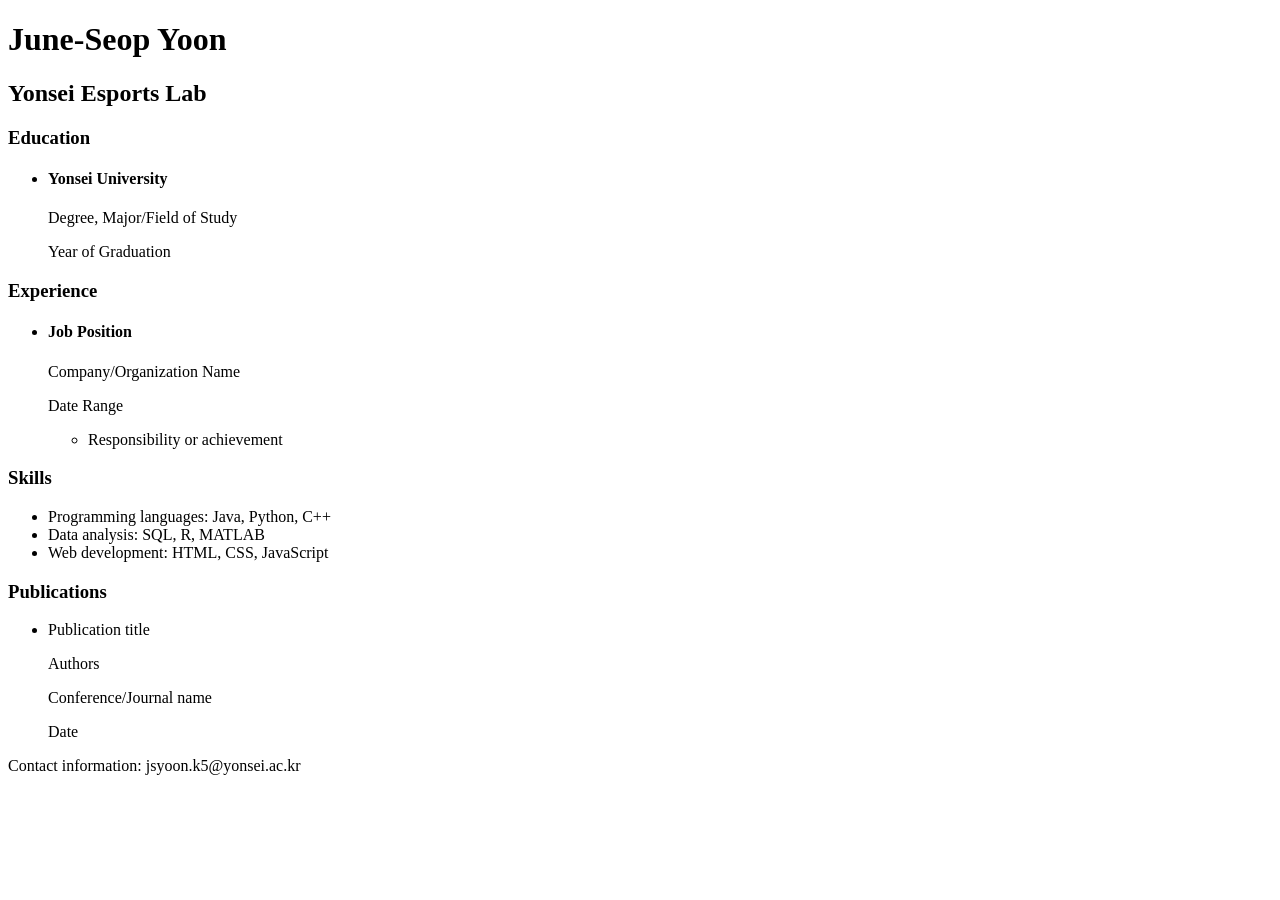
<file: index.html>
<!DOCTYPE html>
<html lang="en">
<head>
    <meta charset="UTF-8">
    <meta name="viewport" content="width=device-width, initial-scale=1.0">
    <title>Your Name - CV/Resume</title>
    <style>
        /* Add your custom CSS styles here */
    </style>
</head>
<body>
    <header>
        <h1>June-Seop Yoon</h1>
        <h2>Yonsei Esports Lab</h2>
        <!-- Add any other personal information you'd like to include -->
    </header>

    <main>
        <section>
            <h3>Education</h3>
            <ul>
                <li>
                    <h4>Yonsei University</h4>
                    <p>Degree, Major/Field of Study</p>
                    <p>Year of Graduation</p>
                </li>
                <!-- Add more education details if necessary -->
            </ul>
        </section>

        <section>
            <h3>Experience</h3>
            <ul>
                <li>
                    <h4>Job Position</h4>
                    <p>Company/Organization Name</p>
                    <p>Date Range</p>
                    <ul>
                        <li>Responsibility or achievement</li>
                        <!-- Add more responsibilities or achievements if necessary -->
                    </ul>
                </li>
                <!-- Add more experience details if necessary -->
            </ul>
        </section>

        <section>
            <h3>Skills</h3>
            <ul>
                <li>Programming languages: Java, Python, C++</li>
                <li>Data analysis: SQL, R, MATLAB</li>
                <li>Web development: HTML, CSS, JavaScript</li>
                <!-- Add more skills if necessary -->
            </ul>
        </section>

        <section>
            <h3>Publications</h3>
            <ul>
                <li>
                    <p>Publication title</p>
                    <p>Authors</p>
                    <p>Conference/Journal name</p>
                    <p>Date</p>
                </li>
                <!-- Add more publication details if necessary -->
            </ul>
        </section>

        <!-- Add more sections as needed, such as projects, awards, certifications, etc. -->
    </main>

    <footer>
        <p>Contact information: jsyoon.k5@yonsei.ac.kr</p>
    </footer>
</body>
</html>
</file>
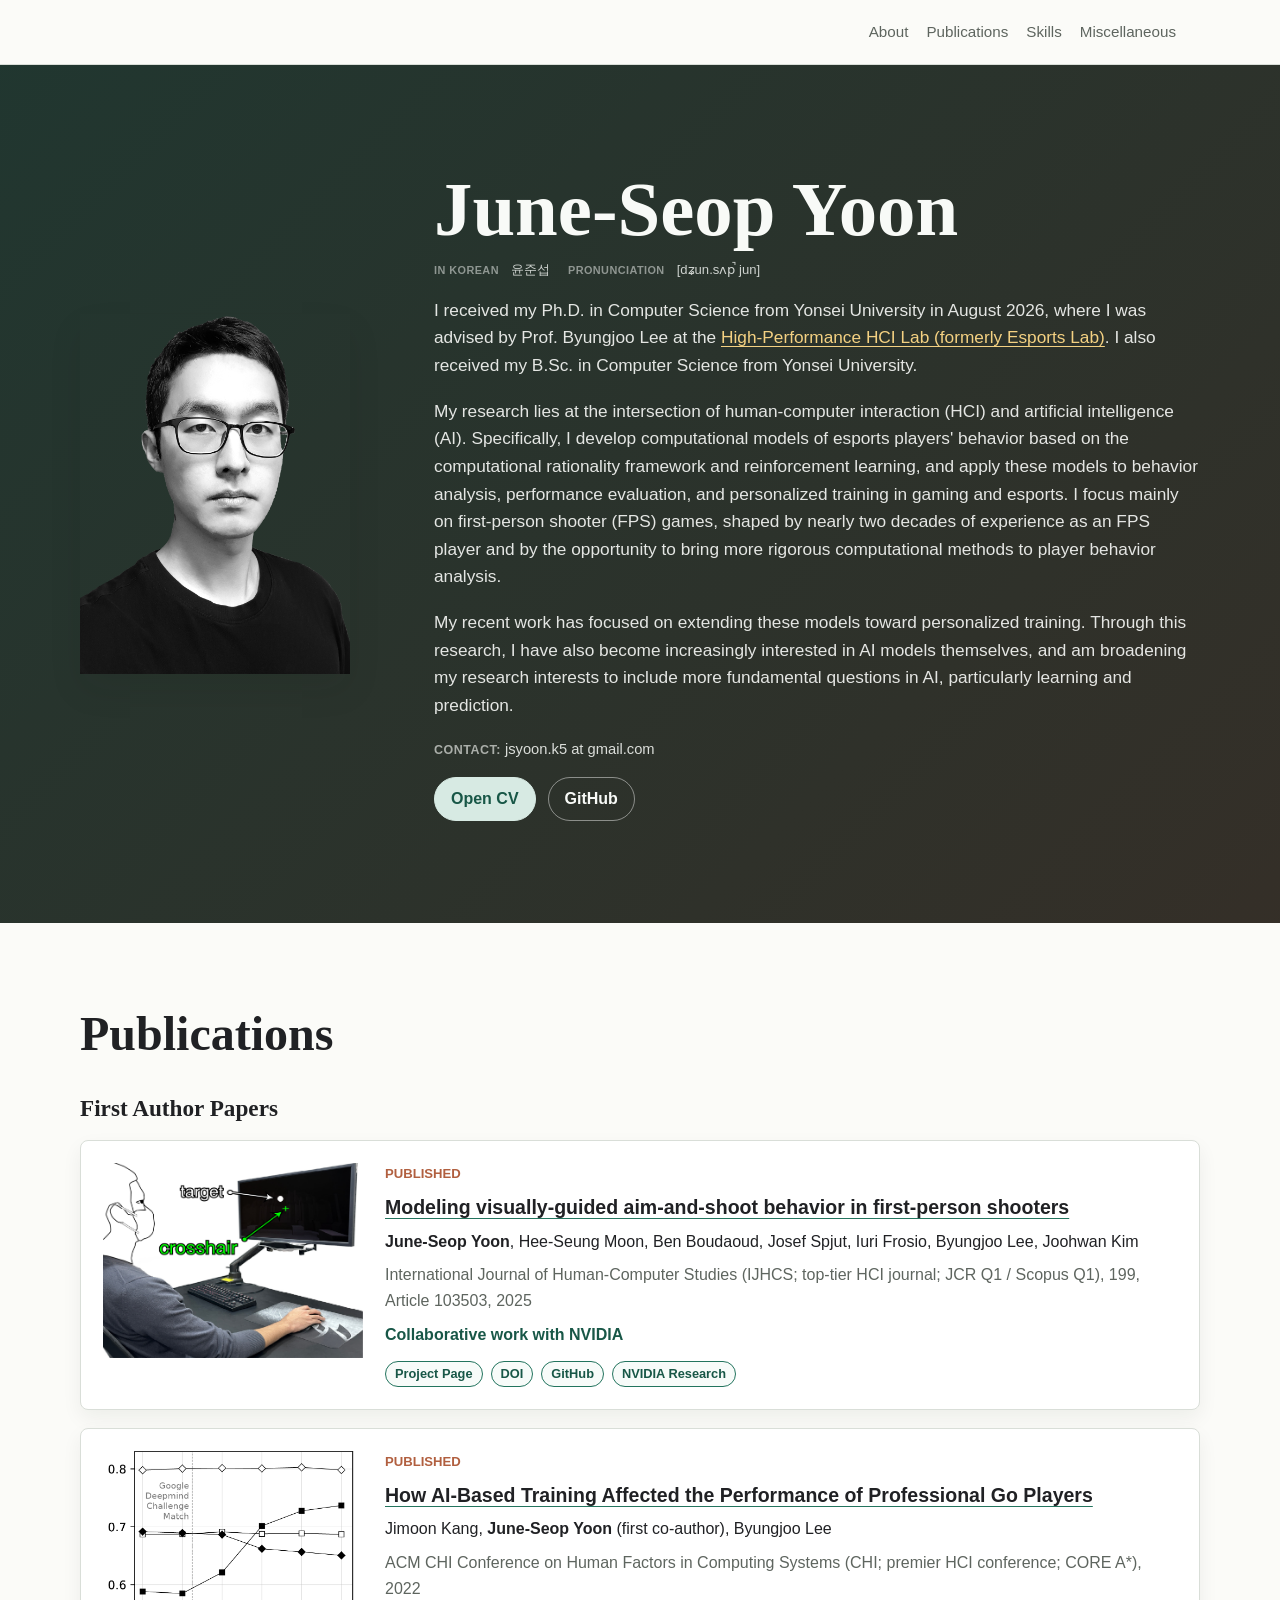
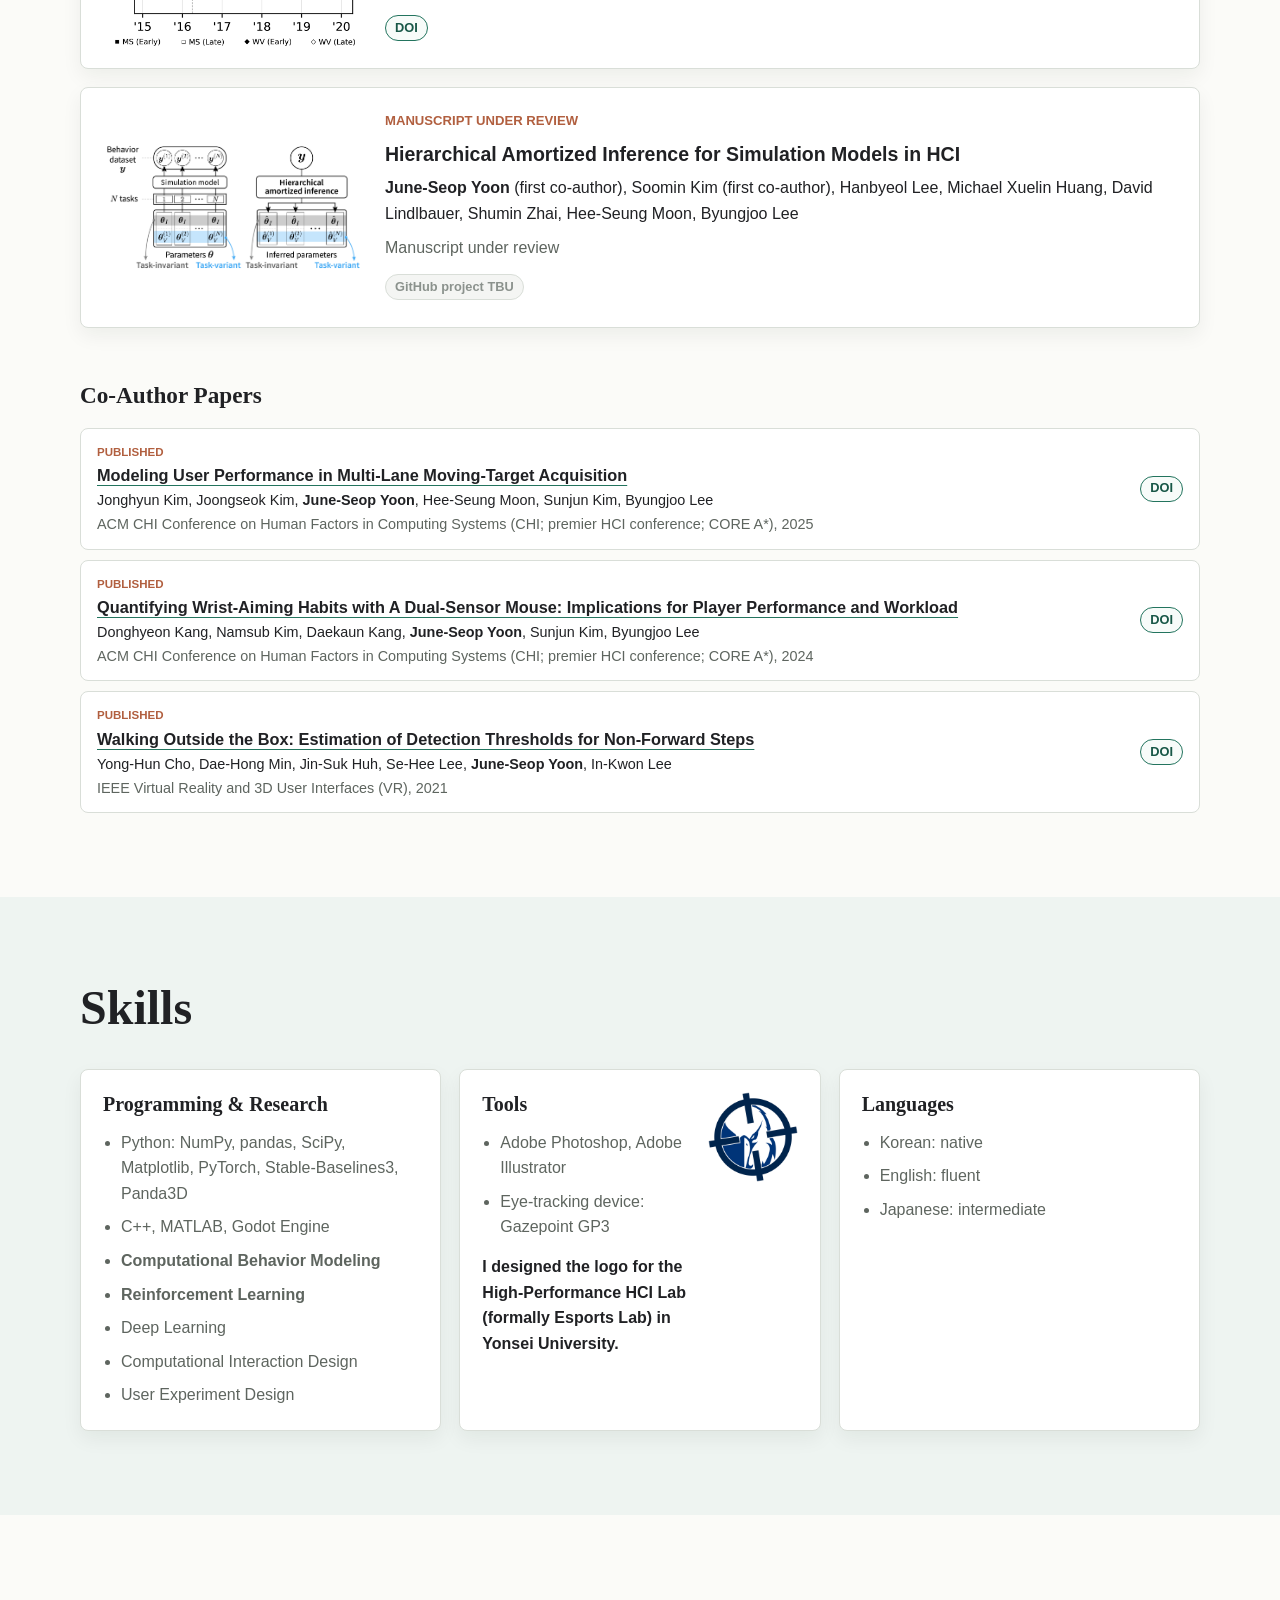
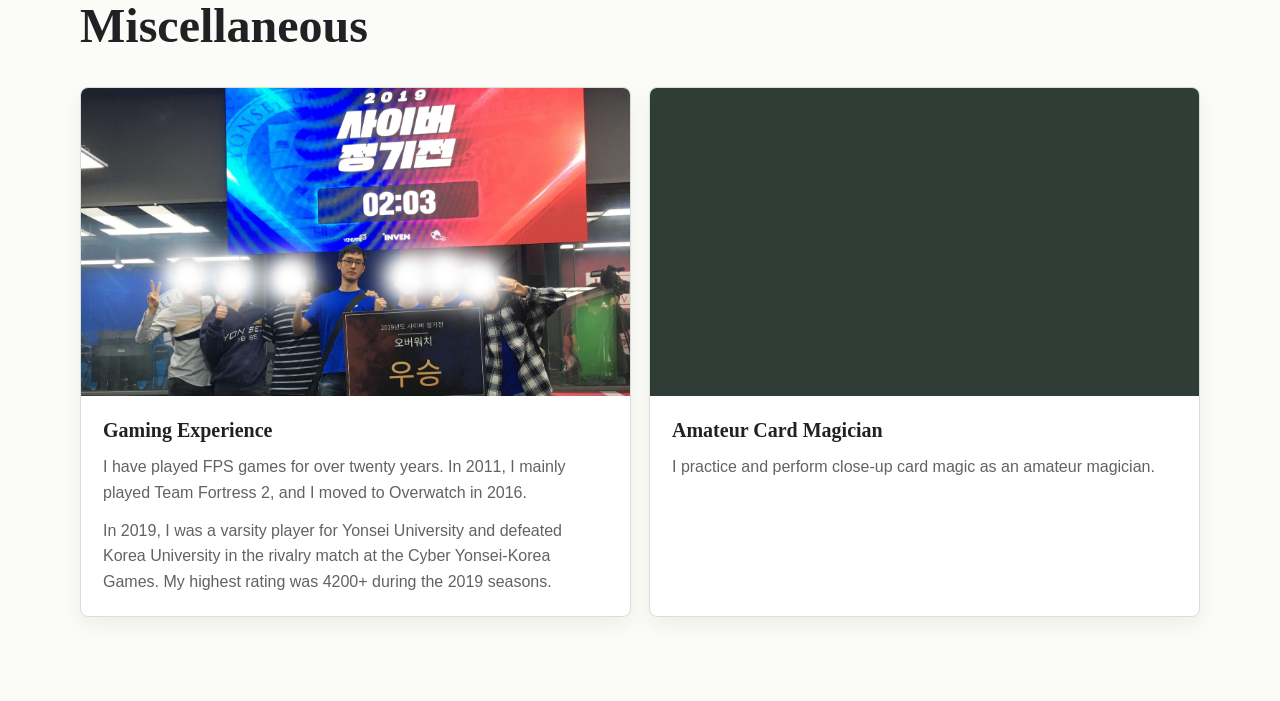
<file: docs/index.html>
<!DOCTYPE html>
<html lang="en">
<head>
    <meta charset="UTF-8">
    <meta name="viewport" content="width=device-width, initial-scale=1.0">
    <title>June-Seop Yoon</title>
    <meta name="description" content="Personal homepage of June-Seop Yoon, Ph.D., whose research focuses on computational models of player behavior in gaming and esports.">
    <link rel="stylesheet" href="config/design.css?v=20260901e">
    <link rel="stylesheet" href="styles.css?v=20260901e">
</head>
<body>
    <a class="skip-link" href="#main">Skip to main content</a>

    <header class="site-header" data-render="nav"></header>

    <main id="main">
        <section id="about" class="hero-section" data-render="about"></section>
        <section id="publications" class="page-section" data-render="publications"></section>
        <section id="skills" class="page-section section-muted" data-render="skills"></section>
        <section id="miscellaneous" class="page-section" data-render="miscellaneous"></section>
    </main>

    <script src="data/site-content.js?v=20261031a"></script>
    <script src="scripts/render-homepage.js?v=20260901e"></script>
</body>
</html>
</file>
<file: docs/config/design.css>
:root {
    /* Edit this file for visual-only changes: colors, fonts, spacing, widths, and radii. */
    --font-heading: Georgia, "Times New Roman", serif;
    --font-body: Arial, Helvetica, sans-serif;

    --color-page: #fbfbf8;
    --color-surface: #ffffff;
    --color-surface-muted: #eef4f1;
    --color-hero: #202724;
    --color-hero-soft: #2f3d37;
    --color-text: #202124;
    --color-text-muted: #5e655f;
    --color-text-on-dark: #f8faf7;
    --color-border: #d9ded8;
    --color-accent: #23745e;
    --color-accent-strong: #185747;
    --color-accent-soft: #d7eae3;
    --color-warm: #b15f3f;
    --color-disabled: #8b928d;

    --shadow-card: 0 16px 32px rgba(22, 28, 24, 0.08);
    --shadow-subtle: 0 8px 20px rgba(22, 28, 24, 0.06);

    --page-max-width: 1120px;
    --content-max-width: 840px;
    --hero-portrait-width: 270px;
    --publication-thumbnail-width: 260px;
    --section-padding-y: 84px;
    --section-padding-x: 24px;
    --card-radius: 8px;
    --button-radius: 999px;
    --border-width: 1px;
    --nav-height: 64px;
}

@media (max-width: 760px) {
    :root {
        --section-padding-y: 56px;
        --section-padding-x: 18px;
        --hero-portrait-width: 220px;
        --publication-thumbnail-width: 100%;
    }
}
</file>
<file: docs/styles.css>
* {
    box-sizing: border-box;
}

html {
    scroll-behavior: smooth;
}

body {
    margin: 0;
    background: var(--color-page);
    color: var(--color-text);
    font-family: var(--font-body);
    line-height: 1.6;
}

img,
iframe,
video {
    display: block;
    max-width: 100%;
}

a {
    color: inherit;
}

.skip-link {
    position: absolute;
    left: 16px;
    top: -48px;
    z-index: 20;
    background: var(--color-accent);
    color: white;
    padding: 8px 12px;
    border-radius: var(--card-radius);
    text-decoration: none;
}

.skip-link:focus {
    top: 16px;
}

.site-header {
    position: sticky;
    top: 0;
    z-index: 10;
    min-height: var(--nav-height);
    background: rgba(251, 251, 248, 0.92);
    border-bottom: var(--border-width) solid var(--color-border);
    backdrop-filter: blur(10px);
}

.site-nav {
    width: min(100%, var(--page-max-width));
    min-height: var(--nav-height);
    margin: 0 auto;
    padding: 0 var(--section-padding-x);
    display: flex;
    align-items: center;
    justify-content: flex-end;
    gap: 24px;
}

.project-nav {
    justify-content: space-between;
}

.nav-home-link {
    color: var(--color-text);
    font-family: var(--font-heading);
    font-size: 1.12rem;
    font-weight: 700;
    text-decoration: none;
}

.nav-home-link:hover,
.nav-home-link:focus-visible {
    color: var(--color-accent-strong);
}

.nav-links {
    display: flex;
    align-items: center;
    justify-content: flex-end;
    flex-wrap: wrap;
    gap: 8px 18px;
    margin: 0;
    padding: 0;
    list-style: none;
    color: var(--color-text-muted);
    font-size: 0.95rem;
}

.nav-links a {
    text-decoration: none;
}

.nav-links a:hover,
.nav-links a:focus-visible {
    color: var(--color-accent-strong);
}

.hero-section {
    background:
        linear-gradient(135deg, rgba(35, 116, 94, 0.2), rgba(177, 95, 63, 0.14)),
        var(--color-hero);
    color: var(--color-text-on-dark);
    padding: calc(var(--section-padding-y) + 18px) var(--section-padding-x);
}

.page-section {
    padding: var(--section-padding-y) var(--section-padding-x);
}

.section-muted {
    background: var(--color-surface-muted);
}

.section-inner {
    width: min(100%, var(--page-max-width));
    margin: 0 auto;
}

.hero-grid {
    display: grid;
    grid-template-columns: minmax(180px, var(--hero-portrait-width)) minmax(0, 1fr);
    align-items: center;
    gap: clamp(32px, 7vw, 84px);
}

.portrait-frame {
    width: var(--hero-portrait-width);
    max-width: 100%;
    justify-self: center;
    box-shadow: var(--shadow-card);
}

.portrait-frame img {
    width: 100%;
    aspect-ratio: 3 / 4;
    object-fit: cover;
}

.hero-copy {
    max-width: var(--content-max-width);
}

.eyebrow,
.status-label {
    margin: 0 0 10px;
    color: var(--color-accent-soft);
    font-size: 0.82rem;
    font-weight: 700;
    letter-spacing: 0;
    text-transform: uppercase;
}

.hero-copy h1,
.section-heading h1 {
    margin: 0;
    font-family: var(--font-heading);
    font-weight: 700;
    line-height: 1.12;
}

.hero-copy h1 {
    font-size: clamp(2.5rem, 7vw, 4.8rem);
}

.name-heading {
    display: block;
}

.name-details {
    display: flex;
    flex-wrap: nowrap;
    align-items: baseline;
    gap: 18px;
    margin: 8px 0 0;
    font-size: 0.82rem;
    line-height: 1.35;
    white-space: nowrap;
}

.name-detail {
    display: flex;
    align-items: baseline;
    gap: 12px;
}

.name-detail-label {
    color: rgba(248, 250, 247, 0.5);
    font-size: 0.68rem;
    font-weight: 700;
    letter-spacing: 0.04em;
    text-transform: uppercase;
}

.name-detail-value {
    margin: 0;
    color: rgba(248, 250, 247, 0.8);
}

.hero-copy p {
    margin: 18px 0 0;
    color: rgba(248, 250, 247, 0.9);
    font-size: 1.08rem;
}

.hero-copy a:not(.button-link) {
    color: #f4d182;
    text-decoration-thickness: 1px;
    text-underline-offset: 3px;
}

.hero-actions {
    display: flex;
    flex-wrap: wrap;
    gap: 12px;
    margin-top: 28px;
}

.hero-copy .profile-contact,
.hero-copy .cv-updated {
    margin-top: 10px;
    color: rgba(248, 250, 247, 0.72);
    font-size: 0.92rem;
}

.hero-copy .profile-contact {
    margin-top: 18px;
    color: rgba(248, 250, 247, 0.86);
}

.profile-contact-label {
    color: rgba(248, 250, 247, 0.62);
    font-size: 0.78rem;
    font-weight: 700;
    letter-spacing: 0.04em;
}

.profile-contact + .hero-actions {
    margin-top: 16px;
}

.button-link,
.text-link {
    display: inline-flex;
    align-items: center;
    justify-content: center;
    min-height: 36px;
    text-decoration: none;
    font-weight: 700;
}

.button-link {
    padding: 8px 16px;
    border-radius: var(--button-radius);
    border: 1px solid rgba(255, 255, 255, 0.45);
    color: var(--color-text-on-dark);
}

.button-link.is-primary {
    background: var(--color-accent-soft);
    border-color: var(--color-accent-soft);
    color: var(--color-accent-strong);
}

.button-link:hover,
.button-link:focus-visible {
    transform: translateY(-1px);
}

.section-heading {
    max-width: var(--content-max-width);
    margin-bottom: 34px;
}

.section-heading h1 {
    color: var(--color-text);
    font-size: clamp(2rem, 4vw, 3rem);
}

.section-heading p {
    margin: 12px 0 0;
    color: var(--color-text-muted);
    font-size: 1rem;
}

.publication-group + .publication-group {
    margin-top: 54px;
}

.publication-group h2,
.skill-card h2,
.misc-body h2 {
    margin: 0;
    font-family: var(--font-heading);
    line-height: 1.2;
}

.publication-group h2 {
    margin-bottom: 18px;
    font-size: 1.45rem;
}

.publication-list {
    display: grid;
    gap: 18px;
}

.co-author-papers .publication-list {
    gap: 10px;
}

.publication-card {
    display: grid;
    grid-template-columns: 1fr;
    gap: 22px;
    padding: 22px;
    background: var(--color-surface);
    border: var(--border-width) solid var(--color-border);
    border-radius: var(--card-radius);
    box-shadow: var(--shadow-subtle);
}

.publication-card.has-thumbnail {
    grid-template-columns: minmax(180px, var(--publication-thumbnail-width)) minmax(0, 1fr);
}

.publication-card.is-compact {
    padding: 14px 16px;
    gap: 10px;
    box-shadow: none;
}

.publication-media {
    margin: 0;
    align-self: start;
    background: #f2f4f1;
}

.publication-media img {
    width: 100%;
    aspect-ratio: 4 / 3;
    object-fit: cover;
}

.publication-body h3 {
    margin: 0;
    font-size: 1.22rem;
    line-height: 1.35;
}

.publication-card.is-compact .publication-body {
    display: grid;
    grid-template-columns: minmax(0, 1fr) auto;
    column-gap: 16px;
    align-items: start;
}

.publication-card.is-compact .status-label,
.publication-card.is-compact h3,
.publication-card.is-compact .publication-authors,
.publication-card.is-compact .publication-venue,
.publication-card.is-compact .publication-note {
    grid-column: 1;
}

.publication-card.is-compact .status-label {
    margin-bottom: 4px;
    font-size: 0.72rem;
}

.publication-card.is-compact h3 {
    font-size: 1.02rem;
    line-height: 1.28;
}

.publication-card.is-compact .publication-authors,
.publication-card.is-compact .publication-venue,
.publication-card.is-compact .publication-note {
    margin-top: 4px;
    font-size: 0.9rem;
    line-height: 1.4;
}

.publication-body h3 a {
    color: var(--color-text);
    text-decoration-color: var(--color-accent);
    text-decoration-thickness: 1px;
    text-underline-offset: 4px;
}

.publication-body h3 a:hover,
.publication-body h3 a:focus-visible {
    color: var(--color-accent-strong);
}

.status-label {
    color: var(--color-warm);
}

.publication-authors,
.publication-venue,
.publication-note {
    margin: 8px 0 0;
    color: var(--color-text-muted);
}

.publication-authors {
    color: var(--color-text);
}

.publication-note {
    color: var(--color-accent-strong);
    font-weight: 700;
}

.publication-links {
    display: flex;
    flex-wrap: wrap;
    gap: 8px;
    margin-top: 14px;
}

.publication-card.is-compact .publication-links {
    grid-column: 2;
    grid-row: 1 / span 4;
    align-self: center;
    margin-top: 0;
    justify-content: flex-end;
    flex-wrap: nowrap;
}

.text-link {
    min-height: 26px;
    padding: 3px 9px;
    border: var(--border-width) solid var(--color-accent);
    border-radius: var(--button-radius);
    color: var(--color-accent-strong);
    background: #f7fbf9;
    font-size: 0.8rem;
    line-height: 1;
    white-space: nowrap;
}

.text-link:hover,
.text-link:focus-visible {
    background: var(--color-accent-soft);
}

.text-link.is-disabled {
    border-color: var(--color-border);
    color: var(--color-disabled);
    background: #f4f5f3;
}

.skill-grid,
.misc-grid {
    display: grid;
    grid-template-columns: repeat(3, minmax(0, 1fr));
    gap: 18px;
}

.skill-card,
.misc-card {
    background: var(--color-surface);
    border: var(--border-width) solid var(--color-border);
    border-radius: var(--card-radius);
    box-shadow: var(--shadow-subtle);
}

.skill-card {
    min-height: 100%;
    padding: 22px;
    display: flex;
    justify-content: space-between;
    gap: 18px;
}

.skill-card h2,
.misc-body h2 {
    font-size: 1.25rem;
}

.compact-list {
    margin: 14px 0 0;
    padding-left: 18px;
    color: var(--color-text-muted);
}

.compact-list li + li {
    margin-top: 8px;
}

.note {
    margin: 14px 0 0;
    color: var(--color-text);
    font-weight: 700;
}

.skill-image {
    flex: 0 0 90px;
    align-self: flex-start;
}

.skill-image img {
    width: 90px;
    height: 90px;
    object-fit: cover;
}

.misc-grid {
    grid-template-columns: repeat(2, minmax(0, 1fr));
}

.misc-card {
    overflow: hidden;
}

.media-frame {
    width: 100%;
    aspect-ratio: 16 / 9;
    background: var(--color-hero-soft);
}

.media-frame iframe,
.media-frame img,
.media-frame video,
.media-placeholder {
    width: 100%;
    height: 100%;
    border: 0;
}

.media-frame img,
.media-frame video {
    object-fit: cover;
}

.media-placeholder {
    display: grid;
    place-items: center;
    border: 1px dashed rgba(248, 250, 247, 0.5);
    color: rgba(248, 250, 247, 0.9);
    font-weight: 700;
    text-align: center;
    padding: 24px;
}

.misc-body {
    padding: 22px;
}

.misc-body p {
    margin: 12px 0 0;
    color: var(--color-text-muted);
}

.project-page {
    min-height: 100vh;
}

.project-section {
    padding: var(--section-padding-y) var(--section-padding-x);
}

.project-narrow {
    max-width: 980px;
}

.project-intro-section {
    background:
        linear-gradient(135deg, rgba(35, 116, 94, 0.2), rgba(177, 95, 63, 0.14)),
        var(--color-hero);
    color: var(--color-text-on-dark);
}

.project-intro-section h1 {
    max-width: 880px;
    margin: 0;
    font-family: var(--font-heading);
    font-size: clamp(2.2rem, 5vw, 4rem);
    line-height: 1.1;
}

.project-video {
    width: 100%;
    margin-top: 32px;
    aspect-ratio: 960 / 313;
    background: #101614;
    border: 1px solid rgba(255, 255, 255, 0.18);
    box-shadow: var(--shadow-card);
    object-fit: contain;
}

.project-bullets {
    margin: 22px 0 0;
    padding-left: 20px;
    color: rgba(248, 250, 247, 0.9);
    font-size: 1.02rem;
}

.project-bullets li + li {
    margin-top: 8px;
}

.project-figure {
    margin: 0;
    background: var(--color-surface);
    border: var(--border-width) solid var(--color-border);
    border-radius: var(--card-radius);
    box-shadow: var(--shadow-subtle);
    overflow: hidden;
}

.project-figure img {
    width: 100%;
    object-fit: contain;
}

.project-result-figure {
    margin: 30px 0 0;
    background: var(--color-surface);
    border: var(--border-width) solid var(--color-border);
    border-radius: var(--card-radius);
    box-shadow: var(--shadow-subtle);
    overflow: hidden;
}

.project-result-figure img {
    width: 100%;
    object-fit: contain;
}

.project-result-figure figcaption {
    margin: 0;
    padding: 14px 16px;
    color: var(--color-text-muted);
    font-size: 0.94rem;
    line-height: 1.5;
}

.project-placeholder-text,
#abstract p {
    max-width: var(--content-max-width);
    margin: 22px 0 0;
    color: var(--color-text-muted);
    font-size: 1.04rem;
}

.project-copy {
    max-width: var(--content-max-width);
    margin-top: 22px;
}

.project-copy p {
    margin: 0;
    color: var(--color-text-muted);
    font-size: 1.04rem;
}

.project-copy p + p {
    margin-top: 16px;
}

.project-text-list {
    margin: 18px 0 0;
    padding-left: 20px;
    color: var(--color-text-muted);
}

.project-text-list li + li {
    margin-top: 12px;
}

.project-text-list strong {
    color: var(--color-text);
}

.table-wrap {
    margin-top: 28px;
    max-width: 100%;
    overflow-x: auto;
    background: var(--color-surface);
    border: var(--border-width) solid var(--color-border);
    border-radius: var(--card-radius);
    box-shadow: var(--shadow-subtle);
}

.parameter-table {
    width: 100%;
    min-width: 720px;
    border-collapse: collapse;
}

.parameter-table caption {
    padding: 14px 16px 0;
    color: var(--color-text-muted);
    font-size: 0.9rem;
    text-align: left;
}

.parameter-table th,
.parameter-table td {
    padding: 12px 16px;
    border-bottom: var(--border-width) solid var(--color-border);
    text-align: left;
    vertical-align: top;
}

.parameter-table th {
    color: var(--color-accent-strong);
    font-size: 0.82rem;
    text-transform: uppercase;
}

.parameter-table .table-group-row th {
    background: var(--color-surface-muted);
    color: var(--color-text);
    font-size: 0.86rem;
    text-transform: none;
}

.parameter-table tr:last-child td {
    border-bottom: 0;
}

.math-symbol {
    color: var(--color-text);
    font-family: Georgia, "Times New Roman", serif;
    font-size: 1.08rem;
    font-style: italic;
    white-space: nowrap;
}

.citation-block {
    margin: 0;
    max-width: 100%;
    overflow-x: auto;
    padding: 18px;
    background: #f0f3ef;
    border: var(--border-width) solid var(--color-border);
    border-radius: var(--card-radius);
    color: var(--color-text);
    font-size: 0.9rem;
    line-height: 1.45;
}

.citation-block code {
    font-family: Consolas, "Liberation Mono", monospace;
}

@media (max-width: 920px) {
    .publication-card.has-thumbnail,
    .skill-grid,
    .misc-grid {
        grid-template-columns: 1fr;
    }

    .skill-card {
        min-height: auto;
    }
}

@media (max-width: 760px) {
    .site-nav {
        align-items: flex-start;
        flex-direction: column;
        justify-content: center;
        gap: 8px;
        padding-top: 12px;
        padding-bottom: 12px;
    }

    .nav-links {
        justify-content: flex-start;
    }

    .hero-grid {
        grid-template-columns: 1fr;
        text-align: left;
    }

    .portrait-frame {
        justify-self: start;
    }

    .publication-card,
    .skill-card,
    .misc-body {
        padding: 18px;
    }

    .publication-card.is-compact .publication-body {
        display: block;
    }

    .publication-card.is-compact .publication-links {
        justify-content: flex-start;
        margin-top: 10px;
    }
}
</file>
